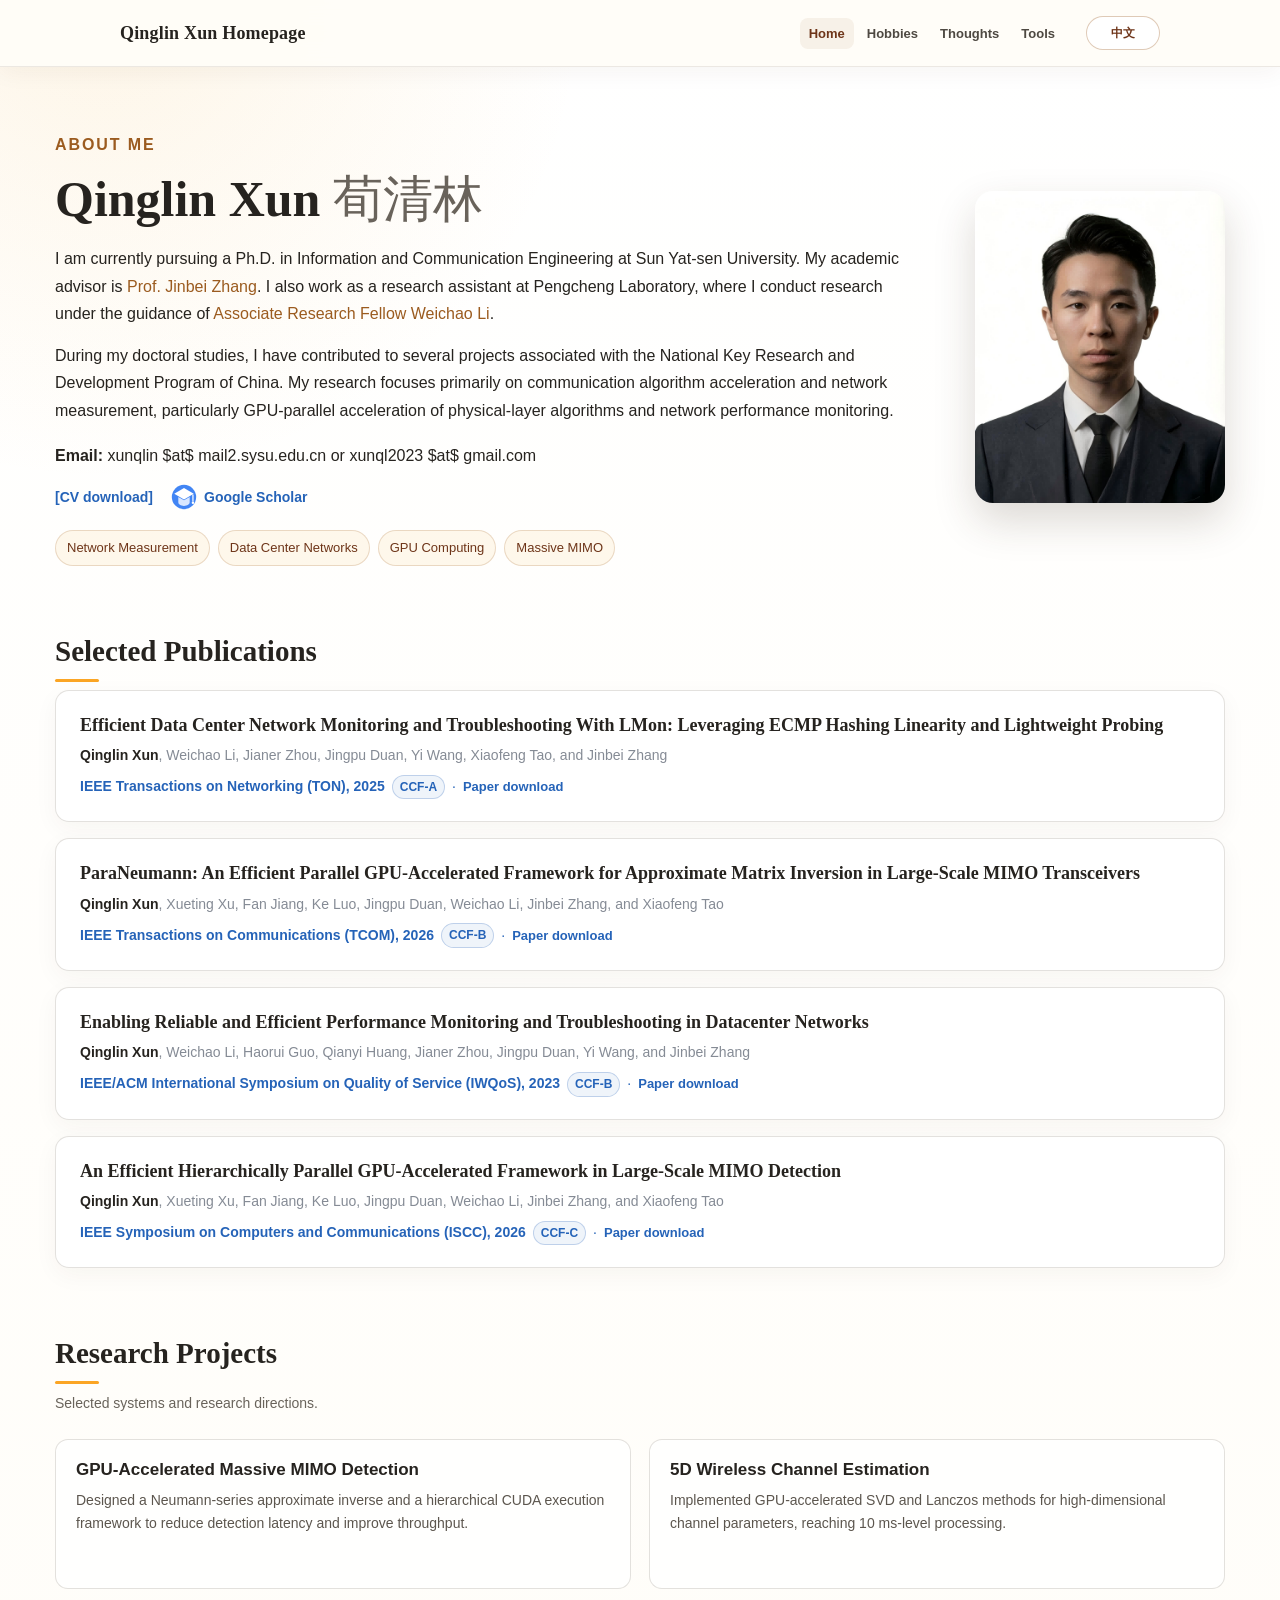
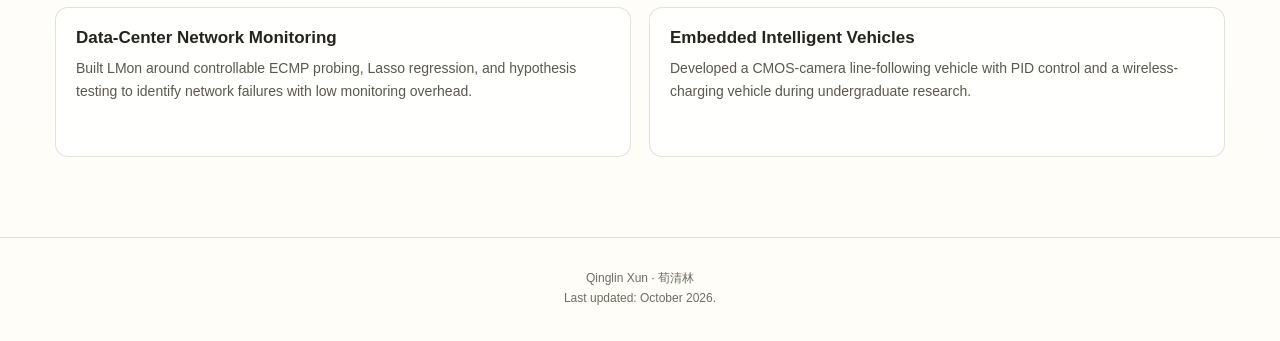
<file: index.html>
<!DOCTYPE html>
<html lang="en" data-lang="en">
<head>
  <meta charset="UTF-8">
  <meta name="viewport" content="width=device-width, initial-scale=1">
  <title>Qinglin Xun | Homepage</title>
  <meta name="author" content="Qinglin Xun">
  <meta name="description" content="Qinglin Xun is a Ph.D. candidate at Sun Yat-sen University researching network measurement, GPU-accelerated computing, and wireless physical-layer systems.">
  <meta name="keywords" content="Qinglin Xun, 荀清林, network measurement, data center networks, GPU computing, massive MIMO">
  <meta property="og:title" content="Qinglin Xun | Homepage">
  <meta property="og:description" content="Research in network measurement, GPU-accelerated computing, and wireless physical-layer systems.">
  <meta property="og:type" content="website">
  <meta property="og:url" content="https://ql-xun.github.io/">
  <meta property="og:image" content="https://ql-xun.github.io/images/Qinglin.png">
  <link rel="canonical" href="https://ql-xun.github.io/">
  <link rel="alternate" hreflang="en" href="https://ql-xun.github.io/?lang=en">
  <link rel="alternate" hreflang="zh-CN" href="https://ql-xun.github.io/?lang=zh">
  <link rel="alternate" hreflang="x-default" href="https://ql-xun.github.io/">
  <link rel="icon" type="image/svg+xml" href="assets/favicon.svg">
  <link rel="stylesheet" href="assets/css/site.css?v=20261011-4">
  <script type="application/ld+json">
    {
      "@context": "https://schema.org",
      "@type": "Person",
      "name": "Qinglin Xun",
      "alternateName": "荀清林",
      "url": "https://ql-xun.github.io/",
      "image": "https://ql-xun.github.io/images/Qinglin.png",
      "affiliation": [
        {"@type": "CollegeOrUniversity", "name": "Sun Yat-sen University"},
        {"@type": "Organization", "name": "Pengcheng Laboratory"}
      ],
      "knowsAbout": ["Network measurement", "GPU computing", "Massive MIMO", "Wireless communications"]
    }
  </script>
</head>
<body>
  <header class="site-header">
    <div class="topbar">
      <a class="brand" href="index.html" aria-label="Qinglin Xun home">Qinglin Xun Homepage</a>
      <nav class="topnav" aria-label="Primary navigation">
        <a href="index.html" aria-current="page"><span class="lang-en">Home</span><span class="lang-zh">首页</span></a>
        <a href="hobbies.html"><span class="lang-en">Hobbies</span><span class="lang-zh">兴趣爱好</span></a>
        <a href="thoughts.html"><span class="lang-en">Thoughts</span><span class="lang-zh">思考</span></a>
        <a href="/tools/journals/"><span class="lang-en">Tools</span><span class="lang-zh">工具</span></a>
      </nav>
      <button id="languageToggle" class="language-toggle" type="button" aria-label="切换至中文" aria-live="polite">中文</button>
    </div>
  </header>

  <main class="site-shell">
    <section id="about" class="page-section about-layout">
      <div class="about-copy">
        <p class="eyebrow"><span class="lang-en">About me</span><span class="lang-zh">关于我</span></p>
        <h1>Qinglin Xun <span>荀清林</span></h1>
        <div class="lang-en">
          <p>I am currently pursuing a Ph.D. in Information and Communication Engineering at Sun Yat-sen University. My academic advisor is <a href="https://sece.sysu.edu.cn/szll/js/rztx/1135748.htm" target="_blank" rel="noopener">Prof. Jinbei Zhang</a>. I also work as a research assistant at Pengcheng Laboratory, where I conduct research under the guidance of <a href="https://liweichao.github.io/" target="_blank" rel="noopener">Associate Research Fellow Weichao Li</a>.</p>
          <p>During my doctoral studies, I have contributed to several projects associated with the National Key Research and Development Program of China. My research focuses primarily on communication algorithm acceleration and network measurement, particularly GPU-parallel acceleration of physical-layer algorithms and network performance monitoring.</p>
          <p class="email-line"><strong>Email:</strong> <span class="email-address">xunqlin $at$ mail2.sysu.edu.cn</span> or <span class="email-address">xunql2023 $at$ gmail.com</span></p>
          <div class="profile-links">
            <a class="cv-download" href="cv/Qinglin-Xun-CV.pdf" download="Qinglin-Xun-CV.pdf">[CV download]</a>
            <a class="scholar-link" href="https://scholar.google.com.hk/citations?user=kzZkC7UAAAAJ&amp;hl=zh-CN&amp;oi=ao" target="_blank" rel="noopener"><img src="assets/icons/google-scholar.svg" alt="" aria-hidden="true"><span>Google Scholar</span></a>
          </div>
        </div>
        <div class="lang-zh">
          <p>我目前在中山大学攻读信息与通信工程专业博士学位，指导导师为<a href="https://sece.sysu.edu.cn/szll/js/rztx/1135748.htm" target="_blank" rel="noopener">张金钡教授</a>。同时，我在鹏城实验室担任研究助理并开展科研工作，指导老师为<a href="https://liweichao.github.io/" target="_blank" rel="noopener">李伟超副研究员</a>。</p>
          <p>在读博期间，我参与了多项国家重点研发计划相关项目，研究主要聚焦于通信算法加速与网络测量，并在基于 GPU 并行加速的物理层算法及网络性能监测方面积累了研究成果。</p>
          <p class="email-line"><strong>Email:</strong> <span class="email-address">xunqlin $at$ mail2.sysu.edu.cn</span> 或 <span class="email-address">xunql2023 $at$ gmail.com</span></p>
          <div class="profile-links">
            <a class="cv-download" href="cv/Qinglin-Xun-CV.pdf" download="Qinglin-Xun-CV.pdf">[CV 下载]</a>
            <a class="scholar-link" href="https://scholar.google.com.hk/citations?user=kzZkC7UAAAAJ&amp;hl=zh-CN&amp;oi=ao" target="_blank" rel="noopener"><img src="assets/icons/google-scholar.svg" alt="" aria-hidden="true"><span>Google Scholar</span></a>
          </div>
        </div>
        <div class="research-tags" aria-label="Research interests">
          <span class="research-tag"><span class="lang-en">Network Measurement</span><span class="lang-zh">网络测量</span></span>
          <span class="research-tag"><span class="lang-en">Data Center Networks</span><span class="lang-zh">数据中心网络</span></span>
          <span class="research-tag"><span class="lang-en">GPU Computing</span><span class="lang-zh">GPU 计算</span></span>
          <span class="research-tag"><span class="lang-en">Massive MIMO</span><span class="lang-zh">大规模 MIMO</span></span>
        </div>
      </div>
      <div class="about-portrait"><img class="profile-photo" src="images/Qinglin.png" alt="Portrait of Qinglin Xun"></div>
    </section>

    <section id="publications" class="page-section">
      <h2 class="section-heading"><span class="lang-en">Selected Publications</span><span class="lang-zh">代表性论文</span></h2>
      <div class="publication-list">
        <article class="publication-card">
          <div class="publication-details">
            <h3>Efficient Data Center Network Monitoring and Troubleshooting With LMon: Leveraging ECMP Hashing Linearity and Lightweight Probing</h3>
            <p class="publication-authors"><span class="self">Qinglin Xun</span>, Weichao Li, Jianer Zhou, Jingpu Duan, Yi Wang, Xiaofeng Tao, and Jinbei Zhang</p>
            <div class="publication-meta">
              <span class="venue">IEEE Transactions on Networking (TON), 2025</span>
              <span class="ccf-badge">CCF-A</span><span aria-hidden="true">·</span>
              <span class="paper-links"><a href="https://doi.org/10.1109/TON.2025.3570008" target="_blank" rel="noopener"><span class="lang-en">Paper download</span><span class="lang-zh">Paper 下载</span></a></span>
            </div>
          </div>
        </article>
        <article class="publication-card">
          <div class="publication-details">
            <h3>ParaNeumann: An Efficient Parallel GPU-Accelerated Framework for Approximate Matrix Inversion in Large-Scale MIMO Transceivers</h3>
            <p class="publication-authors"><span class="self">Qinglin Xun</span>, Xueting Xu, Fan Jiang, Ke Luo, Jingpu Duan, Weichao Li, Jinbei Zhang, and Xiaofeng Tao</p>
            <div class="publication-meta">
              <span class="venue">IEEE Transactions on Communications (TCOM), 2026</span>
              <span class="ccf-badge">CCF-B</span><span aria-hidden="true">·</span>
              <span class="paper-links"><a href="https://doi.org/10.1109/TCOMM.2026.3738510" target="_blank" rel="noopener"><span class="lang-en">Paper download</span><span class="lang-zh">Paper 下载</span></a></span>
            </div>
          </div>
        </article>
        <article class="publication-card">
          <div class="publication-details">
            <h3>Enabling Reliable and Efficient Performance Monitoring and Troubleshooting in Datacenter Networks</h3>
            <p class="publication-authors"><span class="self">Qinglin Xun</span>, Weichao Li, Haorui Guo, Qianyi Huang, Jianer Zhou, Jingpu Duan, Yi Wang, and Jinbei Zhang</p>
            <div class="publication-meta">
              <span class="venue">IEEE/ACM International Symposium on Quality of Service (IWQoS), 2023</span>
              <span class="ccf-badge">CCF-B</span><span aria-hidden="true">·</span>
              <span class="paper-links"><a href="https://doi.org/10.1109/IWQoS57198.2023.10188787" target="_blank" rel="noopener"><span class="lang-en">Paper download</span><span class="lang-zh">Paper 下载</span></a></span>
            </div>
          </div>
        </article>
        <article class="publication-card">
          <div class="publication-details">
            <h3>An Efficient Hierarchically Parallel GPU-Accelerated Framework in Large-Scale MIMO Detection</h3>
            <p class="publication-authors"><span class="self">Qinglin Xun</span>, Xueting Xu, Fan Jiang, Ke Luo, Jingpu Duan, Weichao Li, Jinbei Zhang, and Xiaofeng Tao</p>
            <div class="publication-meta">
              <span class="venue">IEEE Symposium on Computers and Communications (ISCC), 2026</span>
              <span class="ccf-badge">CCF-C</span><span aria-hidden="true">·</span>
              <span class="paper-links"><a href="/papers/xun2026efficient/"><span class="lang-en">Paper download</span><span class="lang-zh">Paper 下载</span></a></span>
            </div>
          </div>
        </article>
      </div>
    </section>

    <section id="projects" class="page-section">
      <h2 class="section-heading"><span class="lang-en">Research Projects</span><span class="lang-zh">研究项目</span></h2>
      <p class="section-copy"><span class="lang-en">Selected systems and research directions.</span><span class="lang-zh">部分研究方向与系统项目。</span></p>
      <div class="content-grid">
        <article class="content-card"><h3><span class="lang-en">GPU-Accelerated Massive MIMO Detection</span><span class="lang-zh">GPU 加速大规模 MIMO 检测</span></h3><p><span class="lang-en">Designed a Neumann-series approximate inverse and a hierarchical CUDA execution framework to reduce detection latency and improve throughput.</span><span class="lang-zh">设计 Neumann 级数近似求逆与层次化 CUDA 执行框架，以降低检测时延并提高吞吐率。</span></p></article>
        <article class="content-card"><h3><span class="lang-en">5D Wireless Channel Estimation</span><span class="lang-zh">五维无线信道估计</span></h3><p><span class="lang-en">Implemented GPU-accelerated SVD and Lanczos methods for high-dimensional channel parameters, reaching 10 ms-level processing.</span><span class="lang-zh">面向高维信道参数实现 GPU 加速的 SVD 与 Lanczos 方法，达到 10 毫秒级处理时延。</span></p></article>
        <article class="content-card"><h3><span class="lang-en">Data-Center Network Monitoring</span><span class="lang-zh">数据中心网络监测</span></h3><p><span class="lang-en">Built LMon around controllable ECMP probing, Lasso regression, and hypothesis testing to identify network failures with low monitoring overhead.</span><span class="lang-zh">基于可控 ECMP 探测、Lasso 回归和假设检验构建 LMon，以较低监测开销识别潜在网络故障。</span></p></article>
        <article class="content-card"><h3><span class="lang-en">Embedded Intelligent Vehicles</span><span class="lang-zh">嵌入式智能车</span></h3><p><span class="lang-en">Developed a CMOS-camera line-following vehicle with PID control and a wireless-charging vehicle during undergraduate research.</span><span class="lang-zh">本科期间开发基于 CMOS 摄像头与 PID 控制的循迹车，以及无线充电智能车。</span></p></article>
      </div>
    </section>

  </main>

  <footer class="site-footer">
    <p>Qinglin Xun · 荀清林</p>
    <p><span class="lang-en">Last updated: October 2026.</span><span class="lang-zh">最后更新：2026 年 10 月。</span></p>
  </footer>

  <button id="backToTop" type="button" title="Back to top" aria-label="Back to top">
    <svg xmlns="http://www.w3.org/2000/svg" viewBox="0 0 24 24" fill="none" stroke="currentColor" stroke-width="2.5" stroke-linecap="round" stroke-linejoin="round"><polyline points="18 15 12 9 6 15"/></svg>
  </button>

  <script src="assets/js/site.js?v=20261011-4" defer></script>
</body>
</html>
</file>
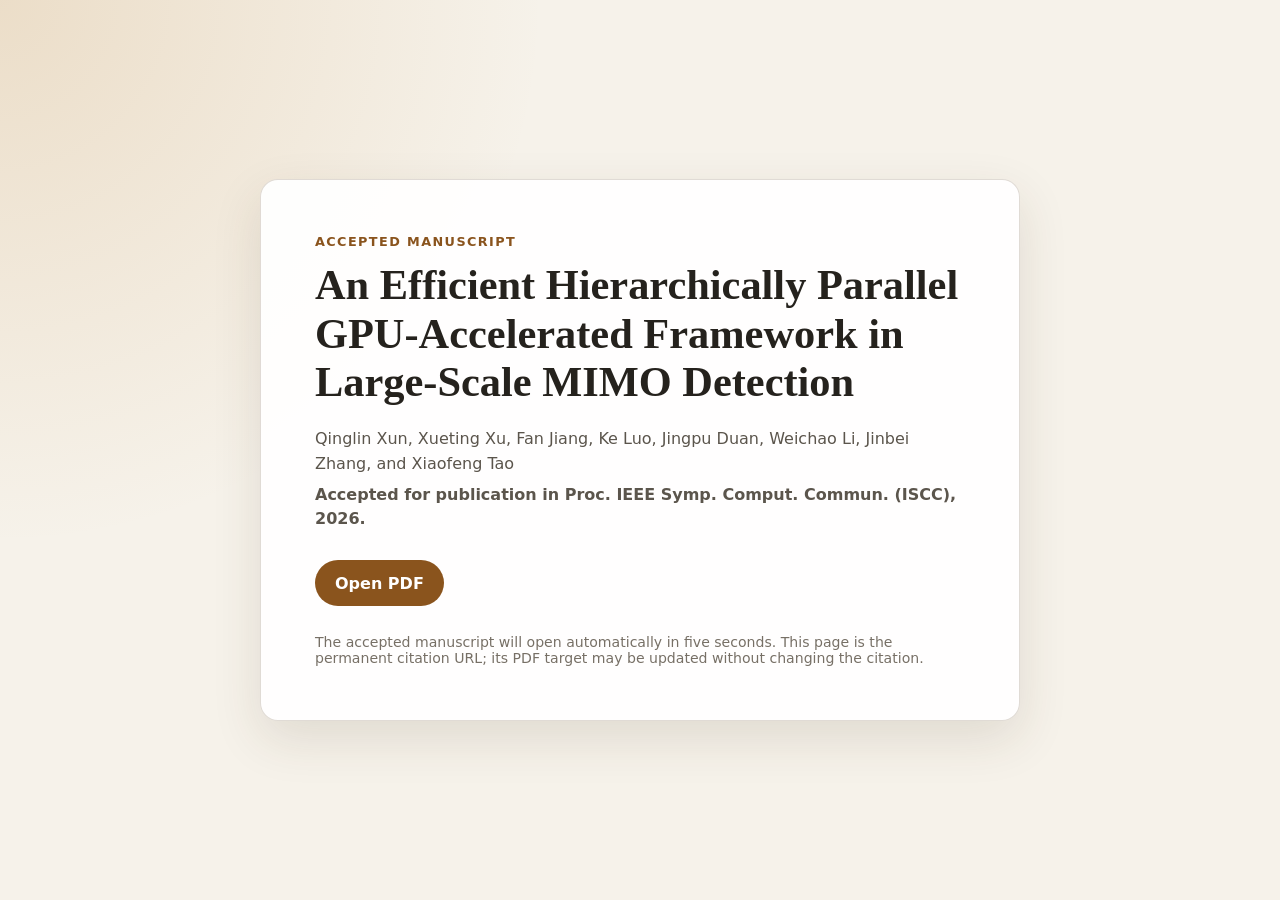
<file: papers/xun2026efficient/index.html>
<!DOCTYPE html>
<html lang="en">
<head>
  <meta charset="UTF-8">
  <meta name="viewport" content="width=device-width, initial-scale=1">
  <meta http-equiv="refresh" content="5; url=/papers/files/xun2026efficient-iscc-accepted-2026-04.pdf">
  <title>Accepted Manuscript | Qinglin Xun</title>
  <meta name="description" content="Stable link to the accepted manuscript of An Efficient Hierarchically Parallel GPU-Accelerated Framework in Large-Scale MIMO Detection, IEEE ISCC 2026.">
  <meta name="robots" content="index,follow">
  <meta property="og:title" content="An Efficient Hierarchically Parallel GPU-Accelerated Framework in Large-Scale MIMO Detection">
  <meta property="og:description" content="Accepted manuscript, IEEE ISCC 2026.">
  <meta property="og:type" content="article">
  <meta property="og:url" content="https://ql-xun.github.io/papers/xun2026efficient/">
  <link rel="canonical" href="https://ql-xun.github.io/papers/xun2026efficient/">
  <style>
    :root {
      color-scheme: light;
      font-family: Inter, ui-sans-serif, system-ui, -apple-system, BlinkMacSystemFont, "Segoe UI", sans-serif;
      background: #f6f2ea;
      color: #25221d;
    }
    * { box-sizing: border-box; }
    body {
      min-height: 100vh;
      margin: 0;
      display: grid;
      place-items: center;
      padding: 28px;
      background:
        radial-gradient(circle at top left, rgba(188, 128, 47, .18), transparent 34rem),
        #f6f2ea;
    }
    main {
      width: min(760px, 100%);
      padding: clamp(28px, 6vw, 54px);
      border: 1px solid rgba(82, 59, 31, .18);
      border-radius: 18px;
      background: rgba(255, 255, 255, .92);
      box-shadow: 0 18px 50px rgba(68, 49, 27, .12);
    }
    .eyebrow {
      margin: 0 0 12px;
      color: #8a541d;
      font-size: .8rem;
      font-weight: 750;
      letter-spacing: .11em;
      text-transform: uppercase;
    }
    h1 {
      margin: 0;
      font-family: Georgia, "Times New Roman", serif;
      font-size: clamp(1.75rem, 5vw, 2.65rem);
      line-height: 1.15;
    }
    .authors, .venue { color: #5b554c; line-height: 1.55; }
    .authors { margin: 20px 0 6px; }
    .venue { margin: 0; font-weight: 650; }
    .actions { display: flex; flex-wrap: wrap; gap: 12px; margin: 28px 0; }
    .button {
      display: inline-flex;
      align-items: center;
      justify-content: center;
      min-height: 46px;
      padding: 0 20px;
      border-radius: 999px;
      background: #8a541d;
      color: #fff;
      font-weight: 700;
      text-decoration: none;
    }
    .button:hover, .button:focus-visible { background: #6f4113; }
    .redirect-note { margin: 18px 0 0; color: #777066; font-size: .88rem; }
  </style>
</head>
<body>
  <main>
    <p class="eyebrow">Accepted manuscript</p>
    <h1>An Efficient Hierarchically Parallel GPU-Accelerated Framework in Large-Scale MIMO Detection</h1>
    <p class="authors">Qinglin Xun, Xueting Xu, Fan Jiang, Ke Luo, Jingpu Duan, Weichao Li, Jinbei Zhang, and Xiaofeng Tao</p>
    <p class="venue">Accepted for publication in Proc. IEEE Symp. Comput. Commun. (ISCC), 2026.</p>

    <div class="actions">
      <a class="button" href="/papers/files/xun2026efficient-iscc-accepted-2026-04.pdf">Open PDF</a>
    </div>

    <p class="redirect-note">The accepted manuscript will open automatically in five seconds. This page is the permanent citation URL; its PDF target may be updated without changing the citation.</p>
  </main>
</body>
</html>
</file>
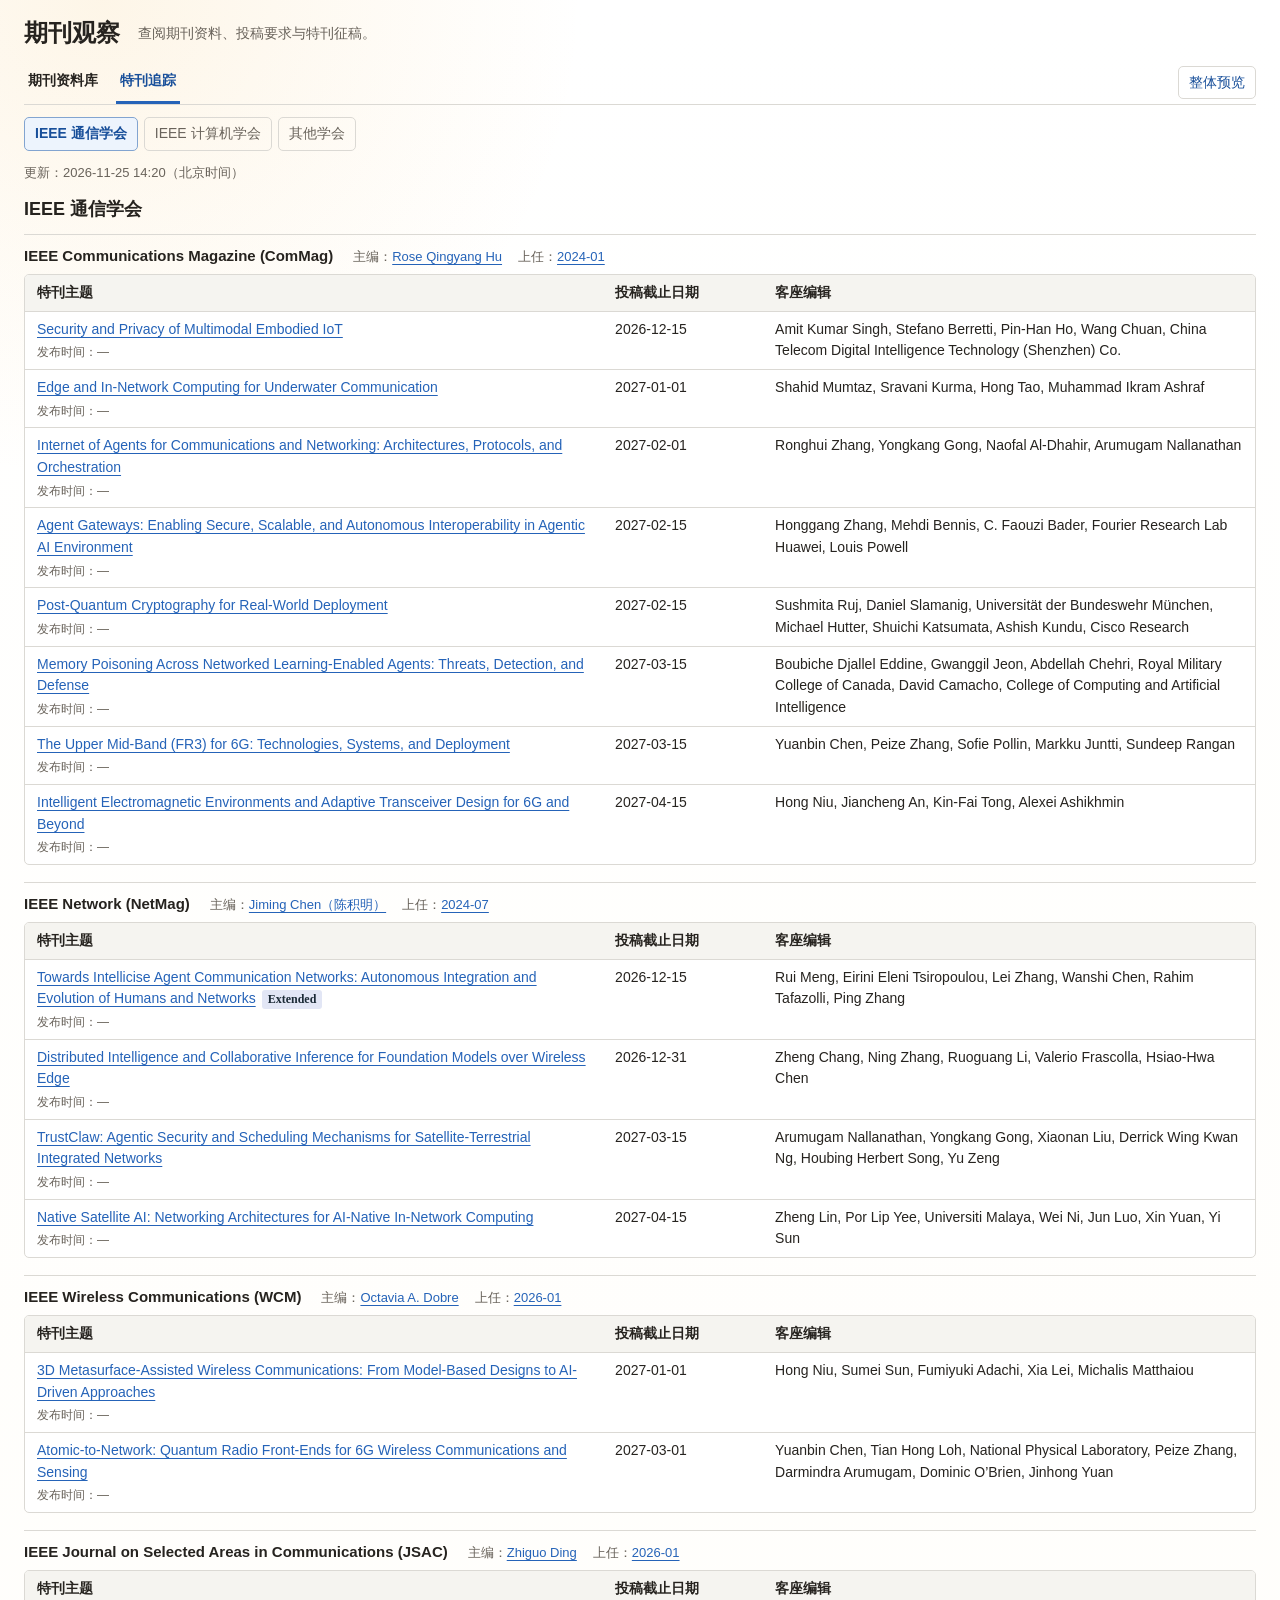
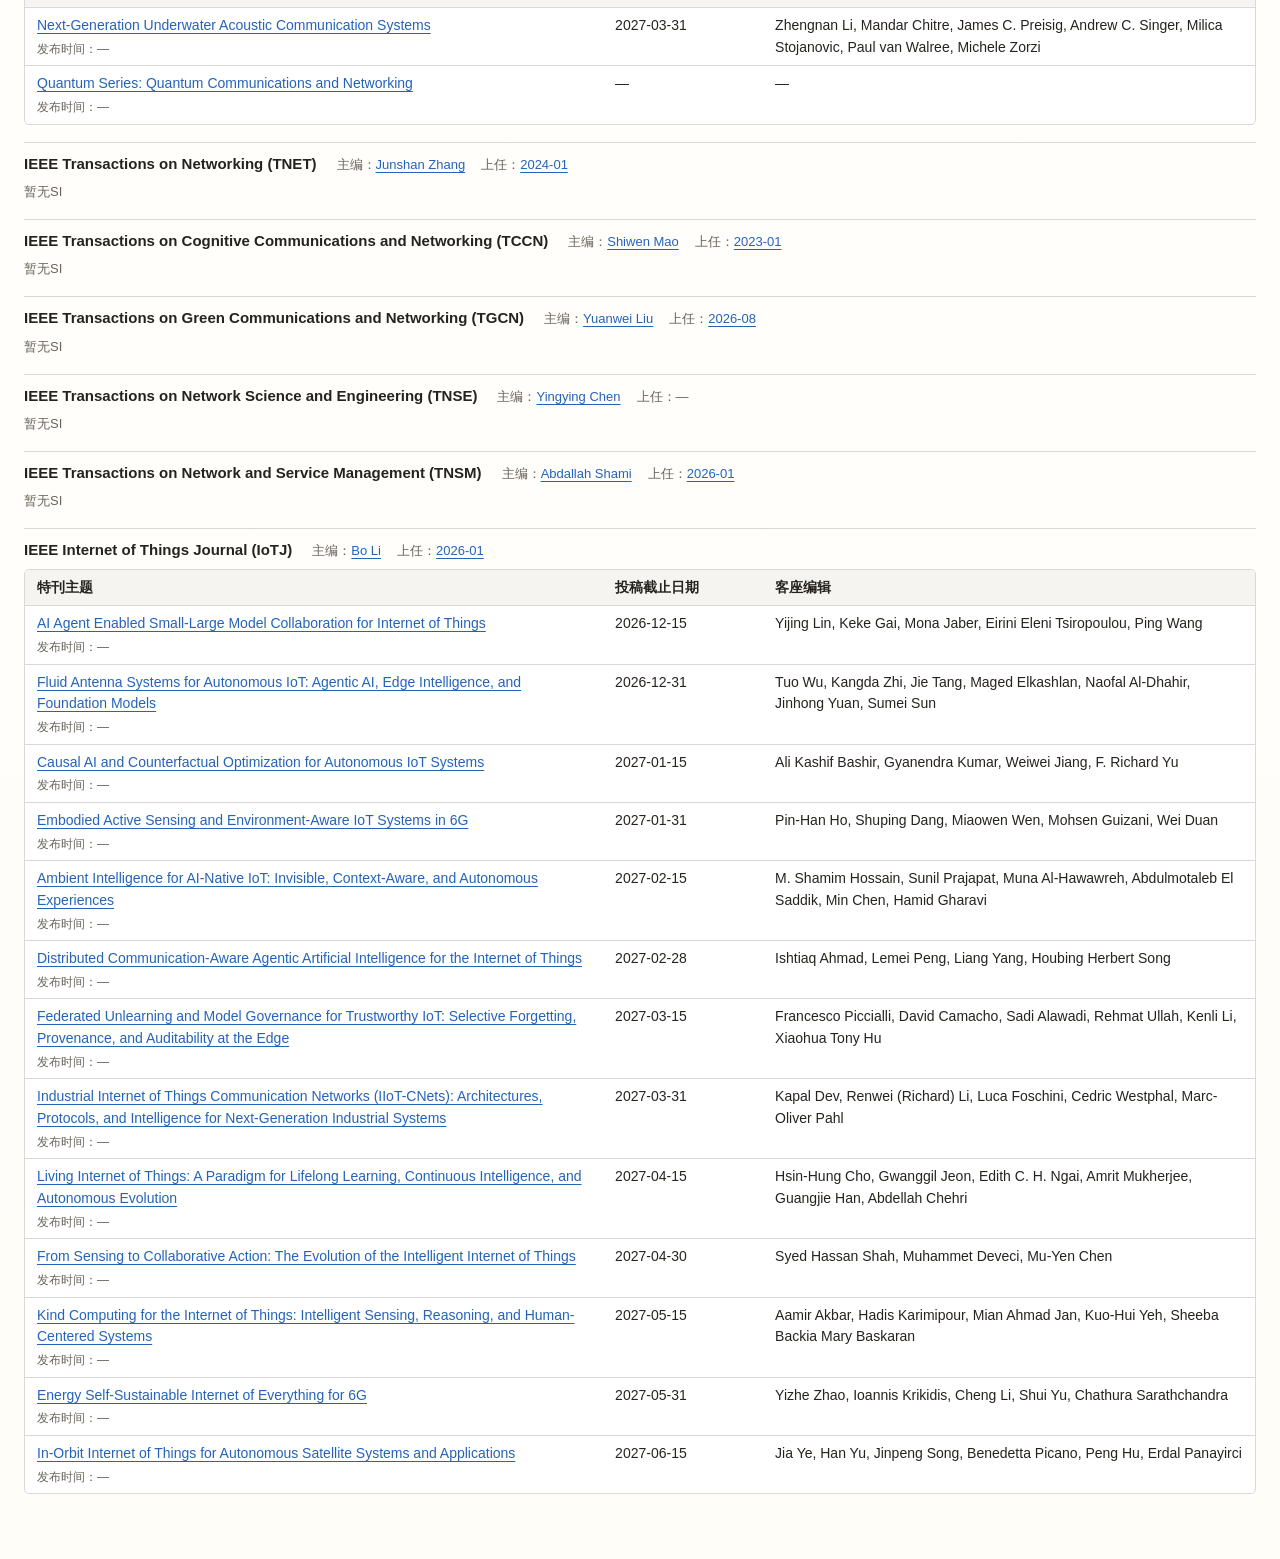
<file: tools/journals/index.html>
<!doctype html>
<html lang="zh-CN" data-lang="zh" data-page="journals">
<head>
  <meta charset="utf-8">
  <meta name="viewport" content="width=device-width, initial-scale=1">
  <meta name="description" content="Browse communications and computer science journals by society, check submission limits, and track calls for special issues.">
  <title>期刊观察</title>
  <link rel="canonical" href="https://ql-xun.github.io/tools/journals/">
  <link rel="icon" href="./favicon.svg?v=accept" type="image/svg+xml">
  <link rel="stylesheet" href="/assets/css/site.css?v=20261114-journals">
  <link rel="stylesheet" href="./journals.css?v=10">
  <script defer src="/assets/js/site.js?v=20261123-journal-language"></script>
  <script type="module" src="./journals.js?v=12"></script>
</head>
<body>
  <main class="journal-shell">
    <header class="journal-intro">
      <h1><span class="lang-en">Journal Explorer</span><span class="lang-zh">期刊观察</span></h1>
      <p><span class="lang-en">Journal information, submission limits, and special issue calls.</span><span class="lang-zh">查阅期刊资料、投稿要求与特刊征稿。</span></p>
    </header>
    <div id="journal-app">
      <p role="status"><span class="lang-en">Loading journal data…</span><span class="lang-zh">正在加载期刊数据…</span></p>
    </div>
    <noscript>Journal Explorer requires JavaScript. 期刊观察需要启用 JavaScript。</noscript>
  </main>
</body>
</html>
</file>
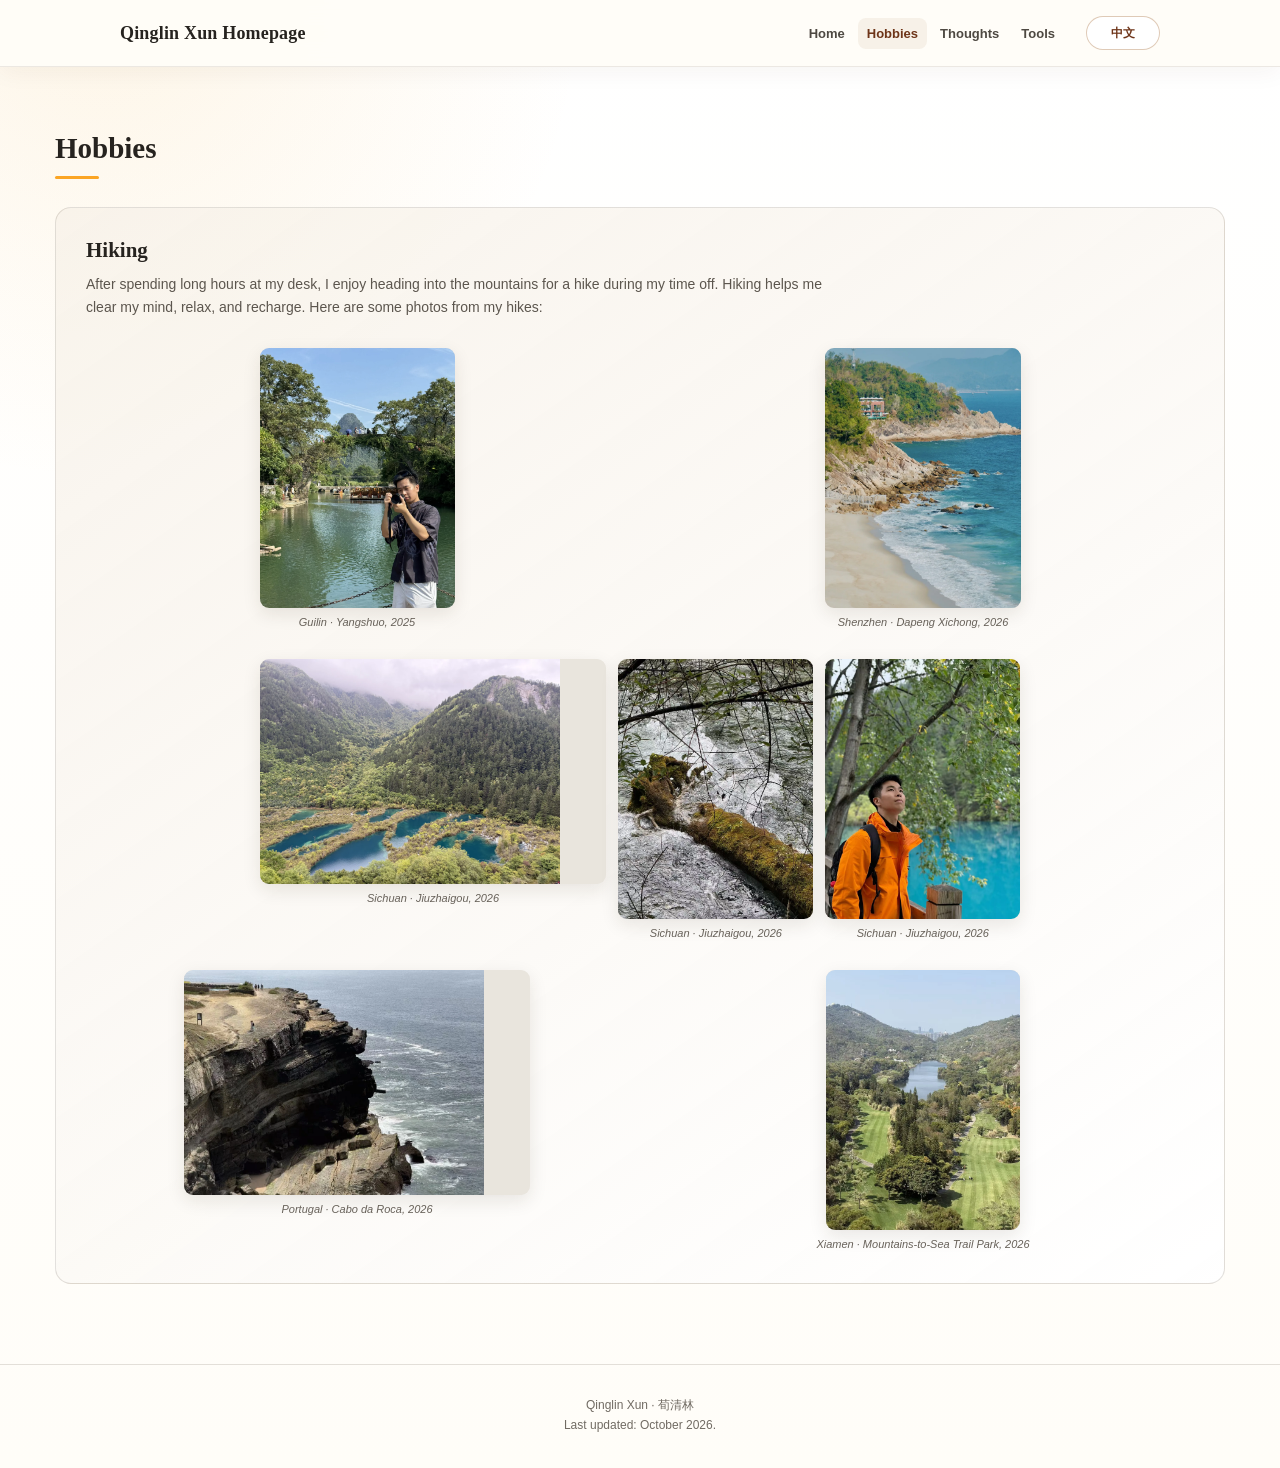
<file: hobbies.html>
<!DOCTYPE html>
<html lang="en" data-lang="en" data-page="hobbies">
<head>
  <meta charset="UTF-8">
  <meta name="viewport" content="width=device-width, initial-scale=1">
  <title>Hobbies | Qinglin Xun</title>
  <meta name="author" content="Qinglin Xun">
  <meta name="description" content="Hiking photographs and other hobbies of Qinglin Xun.">
  <meta property="og:title" content="Hobbies | Qinglin Xun">
  <meta property="og:description" content="Hiking photographs and other hobbies of Qinglin Xun.">
  <meta property="og:type" content="website">
  <meta property="og:url" content="https://ql-xun.github.io/hobbies.html">
  <meta property="og:image" content="https://ql-xun.github.io/images/hobbies/hiking/jiuzhaigou-overlook-2026.webp">
  <link rel="canonical" href="https://ql-xun.github.io/hobbies.html">
  <link rel="alternate" hreflang="en" href="https://ql-xun.github.io/hobbies.html?lang=en">
  <link rel="alternate" hreflang="zh-CN" href="https://ql-xun.github.io/hobbies.html?lang=zh">
  <link rel="alternate" hreflang="x-default" href="https://ql-xun.github.io/hobbies.html">
  <link rel="icon" type="image/svg+xml" href="assets/favicon.svg">
  <link rel="stylesheet" href="assets/css/site.css?v=20261011-4">
</head>
<body>
  <header class="site-header">
    <div class="topbar">
      <a class="brand" href="index.html" aria-label="Qinglin Xun home">Qinglin Xun Homepage</a>
      <nav class="topnav" aria-label="Primary navigation">
        <a href="index.html"><span class="lang-en">Home</span><span class="lang-zh">首页</span></a>
        <a href="hobbies.html" aria-current="page"><span class="lang-en">Hobbies</span><span class="lang-zh">兴趣爱好</span></a>
        <a href="thoughts.html"><span class="lang-en">Thoughts</span><span class="lang-zh">思考</span></a>
        <a href="/tools/journals/"><span class="lang-en">Tools</span><span class="lang-zh">工具</span></a>
      </nav>
      <button id="languageToggle" class="language-toggle" type="button" aria-label="切换至中文" aria-live="polite">中文</button>
    </div>
  </header>

  <main class="site-shell standalone-page">
    <section class="page-section standalone-section">
      <h1 class="section-heading"><span class="lang-en">Hobbies</span><span class="lang-zh">兴趣爱好</span></h1>
      <div id="hobbiesContent" class="reflection-grid" aria-live="polite">
        <p class="content-state"><span class="lang-en">Content coming soon.</span><span class="lang-zh">内容待补充。</span></p>
      </div>
    </section>
  </main>

  <footer class="site-footer">
    <p>Qinglin Xun · 荀清林</p>
    <p><span class="lang-en">Last updated: October 2026.</span><span class="lang-zh">最后更新：2026 年 10 月。</span></p>
  </footer>

  <button id="backToTop" type="button" title="Back to top" aria-label="Back to top">
    <svg xmlns="http://www.w3.org/2000/svg" viewBox="0 0 24 24" fill="none" stroke="currentColor" stroke-width="2.5" stroke-linecap="round" stroke-linejoin="round"><polyline points="18 15 12 9 6 15"/></svg>
  </button>

  <script src="assets/js/site.js?v=20261011-4" defer></script>
</body>
</html>
</file>
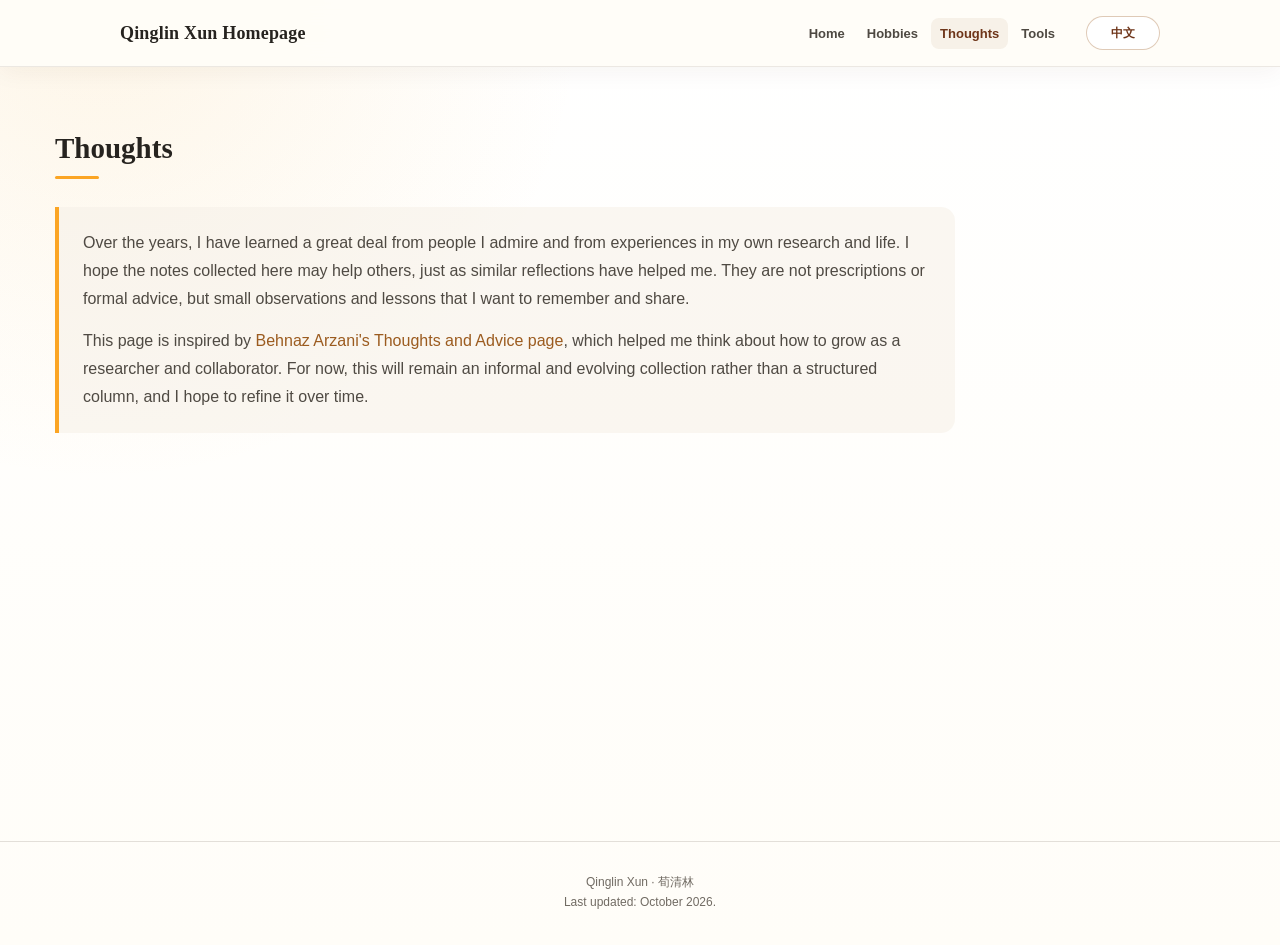
<file: thoughts.html>
<!DOCTYPE html>
<html lang="en" data-lang="en" data-page="thoughts">
<head>
  <meta charset="UTF-8">
  <meta name="viewport" content="width=device-width, initial-scale=1">
  <title>Thoughts | Qinglin Xun</title>
  <meta name="author" content="Qinglin Xun">
  <meta name="description" content="Thoughts from Qinglin Xun on research, collaboration, and life.">
  <meta property="og:title" content="Thoughts | Qinglin Xun">
  <meta property="og:description" content="Thoughts from Qinglin Xun on research, collaboration, and life.">
  <meta property="og:type" content="website">
  <meta property="og:url" content="https://ql-xun.github.io/thoughts.html">
  <link rel="canonical" href="https://ql-xun.github.io/thoughts.html">
  <link rel="alternate" hreflang="en" href="https://ql-xun.github.io/thoughts.html?lang=en">
  <link rel="alternate" hreflang="zh-CN" href="https://ql-xun.github.io/thoughts.html?lang=zh">
  <link rel="alternate" hreflang="x-default" href="https://ql-xun.github.io/thoughts.html">
  <link rel="icon" type="image/svg+xml" href="assets/favicon.svg">
  <link rel="stylesheet" href="assets/css/site.css?v=20261011-4">
</head>
<body>
  <header class="site-header">
    <div class="topbar">
      <a class="brand" href="index.html" aria-label="Qinglin Xun home">Qinglin Xun Homepage</a>
      <nav class="topnav" aria-label="Primary navigation">
        <a href="index.html"><span class="lang-en">Home</span><span class="lang-zh">首页</span></a>
        <a href="hobbies.html"><span class="lang-en">Hobbies</span><span class="lang-zh">兴趣爱好</span></a>
        <a href="thoughts.html" aria-current="page"><span class="lang-en">Thoughts</span><span class="lang-zh">思考</span></a>
        <a href="/tools/journals/"><span class="lang-en">Tools</span><span class="lang-zh">工具</span></a>
      </nav>
      <button id="languageToggle" class="language-toggle" type="button" aria-label="切换至中文" aria-live="polite">中文</button>
    </div>
  </header>

  <main class="site-shell standalone-page">
    <section class="page-section standalone-section">
      <h1 class="section-heading"><span class="lang-en">Thoughts</span><span class="lang-zh">思考</span></h1>
      <div class="thoughts-intro lang-en">
        <p>Over the years, I have learned a great deal from people I admire and from experiences in my own research and life. I hope the notes collected here may help others, just as similar reflections have helped me. They are not prescriptions or formal advice, but small observations and lessons that I want to remember and share.</p>
        <p>This page is inspired by <a href="https://www.microsoft.com/en-us/research/people/bearzani/thoughts-and-advice/" target="_blank" rel="noopener">Behnaz Arzani's Thoughts and Advice page</a>, which helped me think about how to grow as a researcher and collaborator. For now, this will remain an informal and evolving collection rather than a structured column, and I hope to refine it over time.</p>
      </div>
      <div class="thoughts-intro lang-zh">
        <p>这些年来，我从敬佩的人身上以及自己的科研与生活经历中学到了许多。我希望记录在这里的片段也能给他人带来帮助，就像类似的思考曾经帮助过我一样。这里并不是一套正式的建议或准则，而是一些我想记住并分享的观察与体会。</p>
        <p>这个页面受到 <a href="https://www.microsoft.com/en-us/research/people/bearzani/thoughts-and-advice/" target="_blank" rel="noopener">Behnaz Arzani 的 Thoughts and Advice 页面</a>启发；其中的内容促使我思考如何成为一名更好的研究者与合作者。现阶段，这里会保持为一个非结构化、持续更新的记录，我也会在未来逐步补充和完善。</p>
      </div>
      <div id="thoughtsContent" class="reflection-grid" data-empty="hide" aria-live="polite"></div>
    </section>
  </main>

  <footer class="site-footer">
    <p>Qinglin Xun · 荀清林</p>
    <p><span class="lang-en">Last updated: October 2026.</span><span class="lang-zh">最后更新：2026 年 10 月。</span></p>
  </footer>

  <button id="backToTop" type="button" title="Back to top" aria-label="Back to top">
    <svg xmlns="http://www.w3.org/2000/svg" viewBox="0 0 24 24" fill="none" stroke="currentColor" stroke-width="2.5" stroke-linecap="round" stroke-linejoin="round"><polyline points="18 15 12 9 6 15"/></svg>
  </button>

  <script src="assets/js/site.js?v=20261011-4" defer></script>
</body>
</html>
</file>
<file: assets/css/site.css>
:root {
  --ink: #26231f;
  --muted: #69635b;
  --accent: #9b5b1f;
  --accent-dark: #6e3519;
  --link-blue: #2563b8;
  --line: rgba(67, 54, 39, 0.15);
  --paper: #fffdf8;
  --wash: #f7f1e8;
  --header-height: 66px;
}

* {
  box-sizing: border-box;
}

html {
  scroll-behavior: smooth;
  scroll-padding-top: calc(var(--header-height) + 24px);
}

body {
  margin: 0;
  color: var(--ink);
  background: radial-gradient(circle at 8% 0, rgba(246, 197, 110, 0.16), transparent 30rem), linear-gradient(180deg, #fff 0, var(--paper) 100%);
  font-family: -apple-system, BlinkMacSystemFont, "Segoe UI", "Noto Sans", "PingFang SC", "Microsoft YaHei", Arial, sans-serif;
  font-size: 14px;
}

a {
  color: var(--accent);
  text-decoration: none;
}

a:hover,
a:focus-visible {
  color: var(--accent-dark);
}

.lang-zh {
  display: none;
}

html[data-lang="zh"] .lang-en {
  display: none;
}

html[data-lang="zh"] .lang-zh {
  display: revert;
}

.site-header {
  position: sticky;
  top: 0;
  z-index: 100;
  border-bottom: 1px solid rgba(67, 54, 39, 0.1);
  background: rgba(255, 253, 248, 0.93);
  box-shadow: 0 5px 24px rgba(70, 49, 24, 0.05);
  backdrop-filter: blur(14px);
}

.topbar {
  display: flex;
  width: min(1040px, calc(100% - 36px));
  min-height: var(--header-height);
  margin: auto;
  align-items: center;
  gap: 22px;
}

.brand {
  flex: 0 0 auto;
  color: var(--ink);
  font-family: Georgia, "Times New Roman", serif;
  font-size: 18px;
  font-weight: 700;
  letter-spacing: 0.01em;
}

.topnav {
  display: flex;
  margin-left: auto;
  align-items: center;
  justify-content: flex-end;
  gap: 4px;
}

.topnav a {
  padding: 8px 9px;
  border-radius: 8px;
  color: #4e4942;
  font-size: 13px;
  font-weight: 600;
  white-space: nowrap;
}

.topnav a:hover,
.topnav a:focus-visible,
.topnav a[aria-current="page"] {
  color: var(--accent-dark);
  background: var(--wash);
}

.language-toggle {
  flex: 0 0 auto;
  min-width: 74px;
  min-height: 34px;
  padding: 6px 11px;
  border: 1px solid rgba(155, 91, 31, 0.32);
  border-radius: 999px;
  color: var(--accent-dark);
  background: #fff;
  font-family: inherit;
  font-size: 12px;
  font-weight: 700;
  line-height: 1;
  cursor: pointer;
}

.language-toggle:hover,
.language-toggle:focus-visible {
  background: #fff7e8;
  outline: 2px solid rgba(155, 91, 31, 0.18);
}

.site-shell {
  width: min(1170px, calc(100% - 38px));
  margin: auto;
}

.page-section {
  padding: 58px 0 10px;
  scroll-margin-top: calc(var(--header-height) + 12px);
}

.standalone-page {
  min-height: calc(100vh - var(--header-height) - 130px);
}

.standalone-section {
  padding-top: 64px;
}

.standalone-section > .section-heading {
  margin-bottom: 28px;
}

.thoughts-intro {
  max-width: 900px;
  margin-bottom: 30px;
  padding: 22px 24px;
  border-left: 4px solid #fba524;
  border-radius: 0 14px 14px 0;
  background: rgba(247, 241, 232, 0.58);
  color: #4f4a43;
  font-size: 16px;
  line-height: 1.75;
}

.thoughts-intro p {
  margin: 0;
}

.thoughts-intro p + p {
  margin-top: 14px;
}

.about-layout {
  display: grid;
  grid-template-columns: minmax(0, 1fr) 250px;
  gap: 52px;
  align-items: center;
  padding-top: 64px;
}

.eyebrow {
  margin: 0 0 8px;
  color: var(--accent);
  font-size: 12px;
  font-weight: 800;
  letter-spacing: 0.12em;
  text-transform: uppercase;
}

.about-layout h1 {
  margin: 0 0 20px;
  font-family: Georgia, "Times New Roman", serif;
  font-size: clamp(32px, 6vw, 50px);
  line-height: 1.05;
}

.about-layout h1 span {
  color: var(--muted);
  font-weight: 400;
}

.about-copy {
  font-size: 16px;
  line-height: 1.72;
}

.about-copy p {
  margin: 0 0 14px;
  font-size: inherit;
}

.email-line {
  margin-top: 18px !important;
}

.email-line a {
  white-space: nowrap;
}

.email-address {
  white-space: nowrap;
}

.profile-links {
  display: flex;
  flex-wrap: wrap;
  margin-top: 4px;
  align-items: center;
  gap: 10px 18px;
}

.profile-links a {
  color: var(--link-blue);
  font-size: 14px;
  font-weight: 700;
}

.profile-links a:hover,
.profile-links a:focus-visible {
  color: #123f80;
  text-decoration: underline;
}

.scholar-link {
  display: inline-flex;
  align-items: center;
  gap: 7px;
}

.scholar-link img {
  width: 26px;
  height: 26px;
}

.profile-photo {
  width: 100%;
  border-radius: 18px;
  box-shadow: 0 18px 42px rgba(61, 44, 25, 0.18);
}

.research-tags {
  display: flex;
  flex-wrap: wrap;
  gap: 8px;
  margin-top: 20px;
}

.research-tag {
  padding: 6px 11px;
  border: 1px solid rgba(155, 91, 31, 0.2);
  border-radius: 999px;
  color: var(--accent-dark);
  background: rgba(246, 197, 110, 0.12);
  font-size: 13px;
}

.section-heading {
  margin: 0 0 8px;
  font-family: Georgia, "Times New Roman", serif;
  font-size: 29px;
  line-height: 1.2;
}

.section-heading::after {
  display: block;
  width: 44px;
  height: 3px;
  margin-top: 10px;
  border-radius: 2px;
  background: #fba524;
  content: "";
}

.section-copy {
  max-width: 700px;
  margin: 0 0 24px;
  color: var(--muted);
  line-height: 1.65;
}

.publication-list {
  display: grid;
  gap: 16px;
}

.publication-card {
  overflow: hidden;
  border: 1px solid var(--line);
  border-radius: 14px;
  background: rgba(255, 255, 255, 0.86);
  box-shadow: 0 7px 24px rgba(74, 52, 28, 0.045);
}

.publication-details {
  padding: 22px 24px;
  line-height: 1.55;
}

.publication-details h3 {
  margin: 0 0 8px;
  font-family: Georgia, "Times New Roman", serif;
  font-size: 18px;
  line-height: 1.35;
}

.publication-authors {
  margin: 0 0 8px;
  color: #858b95;
  line-height: 1.55;
}

.publication-authors .self {
  color: var(--ink);
  font-weight: 800;
}

.publication-meta {
  display: flex;
  flex-wrap: wrap;
  align-items: center;
  gap: 7px;
  color: var(--link-blue);
}

.venue {
  color: var(--link-blue);
  font-weight: 700;
}

.ccf-badge {
  padding: 2px 7px;
  border: 1px solid rgba(37, 99, 184, 0.24);
  border-radius: 999px;
  color: var(--link-blue);
  background: rgba(37, 99, 184, 0.07);
  font-size: 12px;
  font-weight: 800;
}

.paper-links {
  display: inline-flex;
}

.paper-links a {
  color: var(--link-blue);
  font-size: 13px;
  font-weight: 800;
}

.paper-links a:hover,
.paper-links a:focus-visible {
  color: #123f80;
  text-decoration: underline;
}

.content-grid,
.reflection-grid {
  display: grid;
  grid-template-columns: repeat(2, minmax(0, 1fr));
  gap: 18px;
}

.content-card {
  min-height: 150px;
  padding: 20px;
  border: 1px solid var(--line);
  border-radius: 13px;
  background: rgba(255, 255, 255, 0.76);
}

.content-card h3 {
  margin: 0 0 9px;
  font-size: 17px;
}

.content-card p {
  margin: 0;
  color: #5c564e;
  line-height: 1.62;
}

.compact-list {
  margin: 20px 0 0;
  padding-left: 20px;
}

.compact-list li {
  margin-bottom: 10px;
  line-height: 1.58;
}

.reflection-card {
  overflow: hidden;
  padding: 25px;
  border: 1px solid var(--line);
  border-radius: 16px;
  background: linear-gradient(145deg, rgba(247, 241, 232, 0.8), rgba(255, 255, 255, 0.9));
}

.reflection-card h3 {
  margin: 0 0 10px;
  font-family: Georgia, "Times New Roman", serif;
  font-size: 21px;
}

.reflection-card p {
  margin: 0;
  color: #5c564e;
  line-height: 1.68;
}

.reflection-card p + p {
  margin-top: 12px;
}

.reflection-image {
  width: calc(100% + 50px);
  max-height: 260px;
  margin: -25px -25px 20px;
  object-fit: cover;
}

.reflection-meta {
  margin-bottom: 8px !important;
  color: var(--muted) !important;
  font-size: 12px;
  font-weight: 700;
  letter-spacing: 0.04em;
}

.reflection-link {
  display: inline-block;
  margin-top: 14px;
  color: var(--link-blue);
  font-weight: 700;
}

.hobby-card--gallery {
  grid-column: 1 / -1;
  padding: 30px;
}

.hobby-card--gallery > p {
  max-width: 760px;
}

.hobby-gallery {
  display: grid;
  grid-template-columns: repeat(2, minmax(0, 1fr));
  margin-top: 28px;
  gap: 28px 24px;
}

.hobby-place {
  min-width: 0;
}

.hobby-place--multi {
  grid-column: 1 / -1;
}

.hobby-photo-grid {
  display: flex;
  flex-wrap: wrap;
  align-items: flex-start;
  justify-content: center;
  gap: 12px;
}

.hobby-photo {
  display: flex;
  flex: 0 1 auto;
  margin: 0;
  align-items: center;
  flex-direction: column;
  text-align: center;
}

.hobby-photo-link {
  position: relative;
  display: block;
  overflow: hidden;
  max-width: 100%;
  border-radius: 9px;
  background: #e9e5dd;
  box-shadow: 0 6px 18px rgba(50, 38, 24, 0.1);
}

.hobby-photo img {
  display: block;
  width: auto;
  height: auto;
  max-width: min(300px, 100%);
  max-height: 260px;
  object-fit: contain;
  transition: transform 0.35s ease;
}

.hobby-photo-link:hover img,
.hobby-photo-link:focus-visible img {
  transform: scale(1.025);
}

.hobby-photo-link:focus-visible {
  outline: 3px solid rgba(37, 99, 184, 0.45);
  outline-offset: 3px;
}

.hobby-photo-caption {
  margin-top: 7px;
  color: var(--muted);
  font-size: 11px;
  font-style: italic;
  line-height: 1.45;
}

.content-state {
  grid-column: 1 / -1;
  margin: 0;
  padding: 22px 24px;
  border: 1px dashed rgba(155, 91, 31, 0.28);
  border-radius: 14px;
  color: var(--muted);
  background: rgba(247, 241, 232, 0.45);
  line-height: 1.6;
}

.site-footer {
  margin-top: 70px;
  padding: 28px 20px 32px;
  border-top: 1px solid var(--line);
  color: #716b63;
  text-align: center;
}

.site-footer p {
  margin: 4px 0;
  font-size: 12px;
}

#backToTop {
  position: fixed;
  right: 24px;
  bottom: 24px;
  z-index: 99;
  display: flex;
  width: 44px;
  height: 44px;
  border: none;
  border-radius: 50%;
  align-items: center;
  justify-content: center;
  visibility: hidden;
  color: #fff;
  background: rgba(60, 60, 60, 0.75);
  box-shadow: 0 2px 12px rgba(0, 0, 0, 0.18);
  opacity: 0;
  transform: translateY(16px);
  transition: opacity 0.35s ease, transform 0.35s ease, visibility 0.35s, background 0.2s;
  cursor: pointer;
  backdrop-filter: blur(8px);
}

#backToTop.visible {
  visibility: visible;
  opacity: 1;
  transform: translateY(0);
}

#backToTop:hover,
#backToTop:focus-visible {
  background: rgba(40, 40, 40, 0.9);
  transform: translateY(-3px);
}

#backToTop svg {
  width: 20px;
  height: 20px;
}

@media (max-width: 900px) {
  :root {
    --header-height: 104px;
  }

  .topbar {
    width: min(100% - 24px, 760px);
    padding: 10px 0;
    flex-wrap: wrap;
    gap: 8px 14px;
  }

  .topnav {
    order: 3;
    width: 100%;
    margin: 0;
    justify-content: flex-start;
    overflow-x: auto;
    padding-bottom: 2px;
  }

  .language-toggle {
    margin-left: auto;
  }

  .site-shell {
    width: min(100% - 32px, 760px);
  }
}

@media (max-width: 680px) {
  .about-layout {
    grid-template-columns: 1fr;
    gap: 26px;
    padding-top: 42px;
  }

  .about-portrait {
    order: -1;
    width: 176px;
    margin: auto;
  }

  .about-layout h1,
  .eyebrow {
    text-align: center;
  }

  .content-grid,
  .reflection-grid {
    grid-template-columns: 1fr;
  }

  .publication-details {
    padding: 19px;
  }

  .hobby-card--gallery {
    padding: 21px;
  }

  .hobby-gallery {
    grid-template-columns: 1fr;
    gap: 24px;
  }

  .hobby-place--multi {
    grid-column: auto;
  }

  .hobby-photo img {
    max-width: min(270px, 100%);
    max-height: 230px;
  }
}

@media (prefers-reduced-motion: reduce) {
  html {
    scroll-behavior: auto;
  }

  #backToTop {
    transition: none;
  }
}
</file>
<file: tools/journals/journals.css>
.journal-shell {
  --journal-blue: #2563b8;
  --journal-tint: #edf4fd;
  --journal-rule: #dbd9d4;
  width: min(1360px, calc(100% - 48px));
  margin: 0 auto;
  padding: 18px 0 48px;
  line-height: 1.55;
}
.journal-intro { display: flex; flex-wrap: wrap; align-items: center; gap: 4px 18px; }
.journal-intro h1 { font: 700 24px/1.3 Georgia, "Microsoft YaHei", serif; margin: 0; }
.journal-intro p { margin: 0; color: var(--muted); font-size: 14px; }
.journal-muted { color: var(--muted); font-size: 13px; }
.journal-shell a { color: var(--journal-blue); text-decoration: underline; text-underline-offset: 3px; }
.journal-shell :focus-visible { outline: 2px solid var(--journal-blue); outline-offset: 3px; }
.journal-tabs { display: flex; flex-wrap: wrap; gap: 4px 14px; margin: 12px 0; border-bottom: 1px solid var(--journal-rule); }
.journal-tabs a { color: var(--ink); text-decoration: none; font-weight: 650; padding: 9px 4px; border-bottom: 3px solid transparent; }
.journal-tabs a:hover, .journal-tabs a[aria-current="page"] { color: #184f9a; }
.journal-tabs a[aria-current="page"] { border-bottom-color: var(--journal-blue); }
.journal-overview {
  align-self: center;
  margin-inline-start: auto;
  padding: 5px 10px;
  color: #184f9a;
  background: #fff;
  border: 1px solid var(--journal-rule);
  border-radius: 5px;
  font: inherit;
  cursor: pointer;
}
.journal-overview:hover, .journal-overview[aria-pressed="true"] { background: var(--journal-tint); border-color: #82a4d0; }
.journal-table-wrap { max-width: 100%; overflow-x: auto; border: 1px solid var(--journal-rule); border-radius: 5px; background: #fff; }
.journal-table { width: 100%; border-collapse: collapse; text-align: left; }
.journal-table th, .journal-table td { padding: 10px 12px; border-bottom: 1px solid var(--journal-rule); vertical-align: top; }
.journal-table thead th { background: #f5f4f0; white-space: nowrap; }
.journal-table tbody tr:last-child > * { border-bottom: 0; }
.journal-table tbody tr:hover { background: #fcfbf7; }
.journal-table td:first-child { min-width: 215px; }
.journal-table .journal-numeric { font-variant-numeric: tabular-nums; white-space: nowrap; }
.journal-name { font-weight: 650; }
.journal-sub { display: block; margin-top: 2px; max-width: 56ch; }
.journal-state { border-left: 3px solid #929fb0; padding: 9px 13px; background: #f4f5f6; }
.journal-shell section h2 { font-size: 17px; margin: 12px 0 5px; }
.journal-shell .library-heading { font-size: 18px; margin: 0 0 10px; }
.journal-library .journal-table-wrap { max-width: min(100%, 1040px); }
.library-group + .library-group, .cfp-community + .cfp-community { margin-top: 22px; }
.library-table { min-width: 950px; table-layout: fixed; }
.library-table :is(th, td) { padding-inline: 14px; }
.library-table thead th { white-space: normal; overflow-wrap: anywhere; }
.library-table :is(th, td):nth-child(2) { width: 80px; }
.library-table :is(th, td):nth-child(3) { width: 140px; }
.library-table :is(th, td):nth-child(4) { width: 120px; }
.library-table :is(th, td):nth-child(5) { width: 172px; }
.library-table :is(th, td):nth-child(6) { width: 178px; }
.library-table tbody th { font-weight: 400; }
.library-table tr > :last-child { text-align: left; }
.library-sort-button {
  display: inline-flex;
  align-items: baseline;
  gap: 4px;
  padding: 0;
  border: 0;
  background: transparent;
  color: inherit;
  font: inherit;
  text-align: left;
  cursor: pointer;
}
.library-sort-button:hover, .library-sort-button[aria-pressed="true"] { color: #184f9a; }
.library-sort-mark { font-size: 11px; }
.library-rank-sorts > div { display: flex; flex-wrap: wrap; gap: 0 8px; font-size: 12px; }
.library-journal { overflow-wrap: anywhere; }
.library-journal .cfp-chief { margin-bottom: 0; font-size: 12px; }
.journal-limit { display: flex; align-items: baseline; gap: 7px; }
.journal-limit + .journal-limit { margin-top: 2px; }
.journal-limit > span { color: var(--muted); font-size: 12px; white-space: nowrap; }
.journal-limit a { text-decoration-style: dotted; }
.journal-count {
  color: #184f9a;
  font: inherit;
  font-weight: 650;
  font-variant-numeric: tabular-nums;
  text-decoration: underline dotted;
  text-underline-offset: 4px;
  margin: -4px -5px;
  padding: 4px 5px;
  min-height: 24px;
  min-width: 24px;
  border: 0;
  border-radius: 3px;
  background: transparent;
  cursor: pointer;
}
.journal-count:hover, .journal-count[aria-expanded="true"] { background: var(--journal-tint); }
.journal-rank { font-size: 13px; text-align: left; }
button.journal-rank { color: inherit; font-weight: inherit; text-decoration: none; }
.journal-rank-line { display: block; white-space: nowrap; }
button.journal-rank .journal-rank-value {
  color: #184f9a;
  font-weight: 650;
  text-decoration: underline dotted;
  text-underline-offset: 3px;
}
.journal-trend {
  position: fixed;
  z-index: 110;
  width: min(340px, calc(100% - 16px));
  padding: 10px 12px 9px;
  color: var(--ink);
  background: #fff;
  border: 1px solid #a7b9d0;
  border-radius: 6px;
  box-shadow: 0 6px 22px rgba(27, 51, 84, .16);
  pointer-events: none;
}
.journal-trend h3 { margin: 0 0 6px; font-size: 13px; }
.journal-trend p { margin: 4px 0 0; font-size: 11px; line-height: 1.4; }
.journal-rank-detail { font-size: 12px; }
.journal-rank-detail + .journal-rank-detail { margin-top: 8px; padding-top: 6px; border-top: 1px solid var(--journal-rule); }
.journal-rank-detail h4 { margin: 0 0 3px; font-size: 12px; }
.journal-rank-detail dl { display: grid; grid-template-columns: minmax(0, 1fr) auto; gap: 2px 10px; margin: 0; }
.journal-rank-detail dd { margin: 0; font-weight: 650; }
.journal-trend-series {
  display: grid;
  grid-template-columns: repeat(var(--years), minmax(0, 1fr));
  margin: 0;
  padding: 0;
  list-style: none;
  text-align: center;
  font-size: 11px;
  font-variant-numeric: tabular-nums;
}
.journal-trend-track {
  display: flex;
  justify-content: center;
  align-items: flex-end;
  height: clamp(42px, 15vh, 86px);
  padding-top: 16px;
  border-bottom: 1px solid var(--journal-rule);
  background: linear-gradient(to bottom, transparent 49%, var(--journal-tint) 50%, transparent 51%);
}
.journal-trend-fill {
  position: relative;
  width: min(24px, 66%);
  height: calc(var(--share) * 100%);
  background: var(--journal-blue);
  border-radius: 2px 2px 0 0;
}
.journal-trend-partial .journal-trend-fill {
  background: repeating-linear-gradient(135deg, #6a95c8 0 2px, #d5e4f7 2px 5px);
}
.journal-trend-value {
  position: absolute;
  left: 50%;
  bottom: 100%;
  transform: translateX(-50%);
  white-space: nowrap;
  font-weight: 650;
}
.journal-trend-year { display: block; padding-top: 3px; }
.journal-trend-year small { display: block; color: var(--muted); font-size: 10px; line-height: 1.2; }
.cfp-societies { display: flex; flex-wrap: wrap; gap: 6px; margin: 0 0 18px; font-size: 14px; }
.cfp-societies a { color: var(--muted); padding: 5px 10px; border: 1px solid var(--journal-rule); border-radius: 5px; text-decoration: none; }
.cfp-societies a:hover { color: var(--journal-blue); }
.cfp-societies a[aria-current="page"] { color: #184f9a; border-color: #82a4d0; background: var(--journal-tint); font-weight: 650; }
.cfp-updated { margin: -6px 0 13px; font-variant-numeric: tabular-nums; }
.journal-shell .cfp-community > h2 { font-size: 18px; margin: 0 0 10px; }
.cfp-subgroup > h3 { padding: 5px 9px; margin: 13px 0 10px; border-left: 2px solid #82a4d0; background: var(--journal-tint); font-size: 14px; }
.cfp-journal { margin: 0 0 17px; padding: 9px 0 0; border-top: 1px solid var(--journal-rule); }
.cfp-journal-heading { display: flex; flex-wrap: wrap; align-items: baseline; gap: 3px 20px; margin-bottom: 7px; }
.cfp-editor-list { display: flex; flex-wrap: wrap; gap: 3px 16px; }
.cfp-journal-heading .cfp-chief { margin: 0; }
.cfp-title { font-size: 15px; margin: 0; overflow-wrap: anywhere; }
.cfp-title a { color: inherit; text-decoration: none; }
.cfp-title a:hover, .cfp-title a:focus-visible { color: var(--journal-blue); text-decoration: underline; }
.cfp-chief { display: flex; flex-wrap: wrap; gap: 2px 16px; margin: 3px 0 7px; }
.cfp-chief a { white-space: normal; }
.cfp-empty { margin: 0; }
.cfp-tag {
  display: inline-block;
  margin-inline-start: 6px;
  padding: 1px 6px;
  border-radius: 3px;
  color: #1b2a36;
  font: 700 12px/1.4 Georgia, "Microsoft YaHei", serif;
  white-space: nowrap;
}
.cfp-tag-new { background: #f6c661; }
.cfp-tag-due { background: #f7ddd6; }
.cfp-tag-extended { background: #e2e6f5; }
.cfp-listing { margin-top: 3px; font-size: 12px; }
.cfp-journal .journal-table { min-width: 560px; }
.cfp-journal .journal-table tr > :first-child { width: 47%; }
.cfp-journal .journal-table tr > :nth-child(2) { width: 160px; }
.cfp-journal .journal-table :is(th, td) { padding-block: 7px; }
@media (max-width: 560px) {
  .journal-shell { width: calc(100% - 28px); padding-top: 14px; }
  .journal-intro { column-gap: 12px; }
  .journal-intro h1 { font-size: 22px; }
  .journal-intro > p { order: 3; flex-basis: 100%; }
  .journal-tabs { gap: 2px 9px; }
  .cfp-societies { gap: 5px; }
  .cfp-societies a { padding: 7px 8px; }
  .journal-table th, .journal-table td { padding: 8px; }
  .library-table :is(th, td) { padding-inline: 10px; }
}
@media (prefers-reduced-motion: reduce) {
  html[data-page="journals"] { scroll-behavior: auto; }
}
</file>
